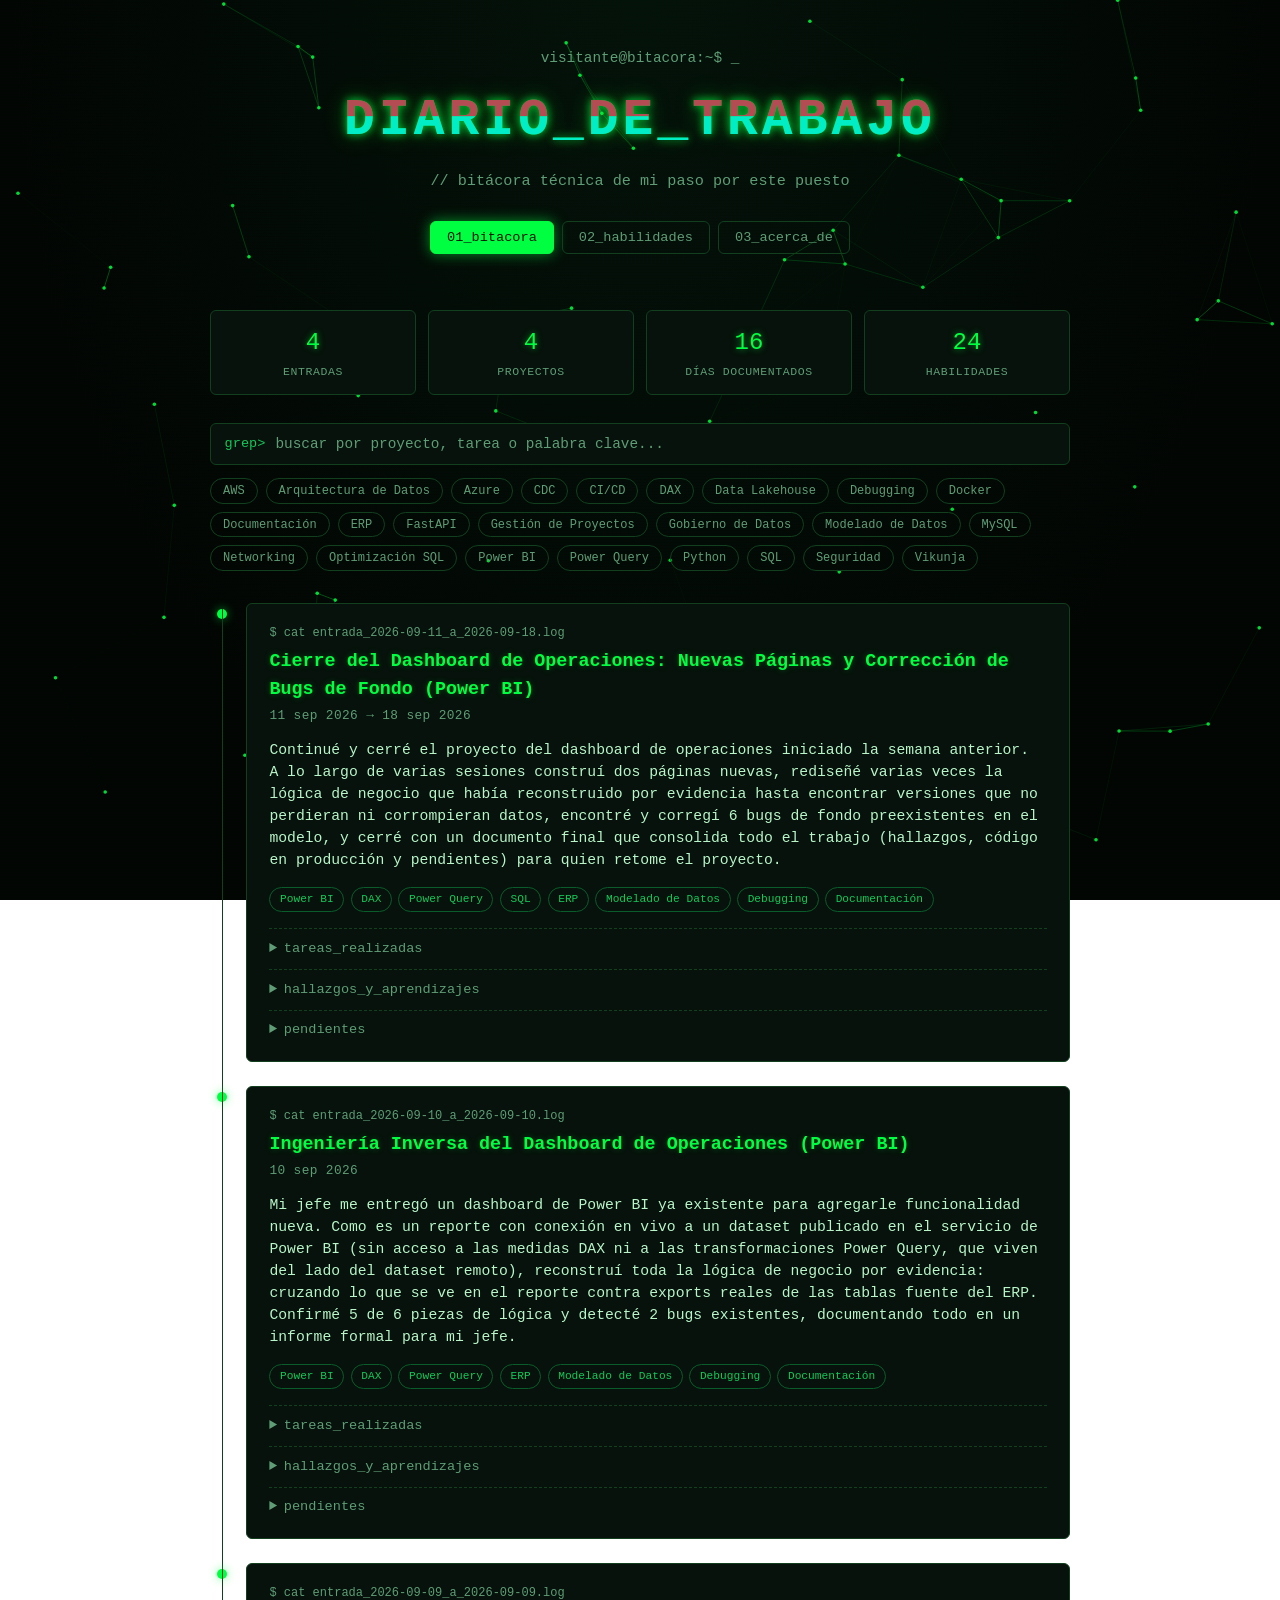
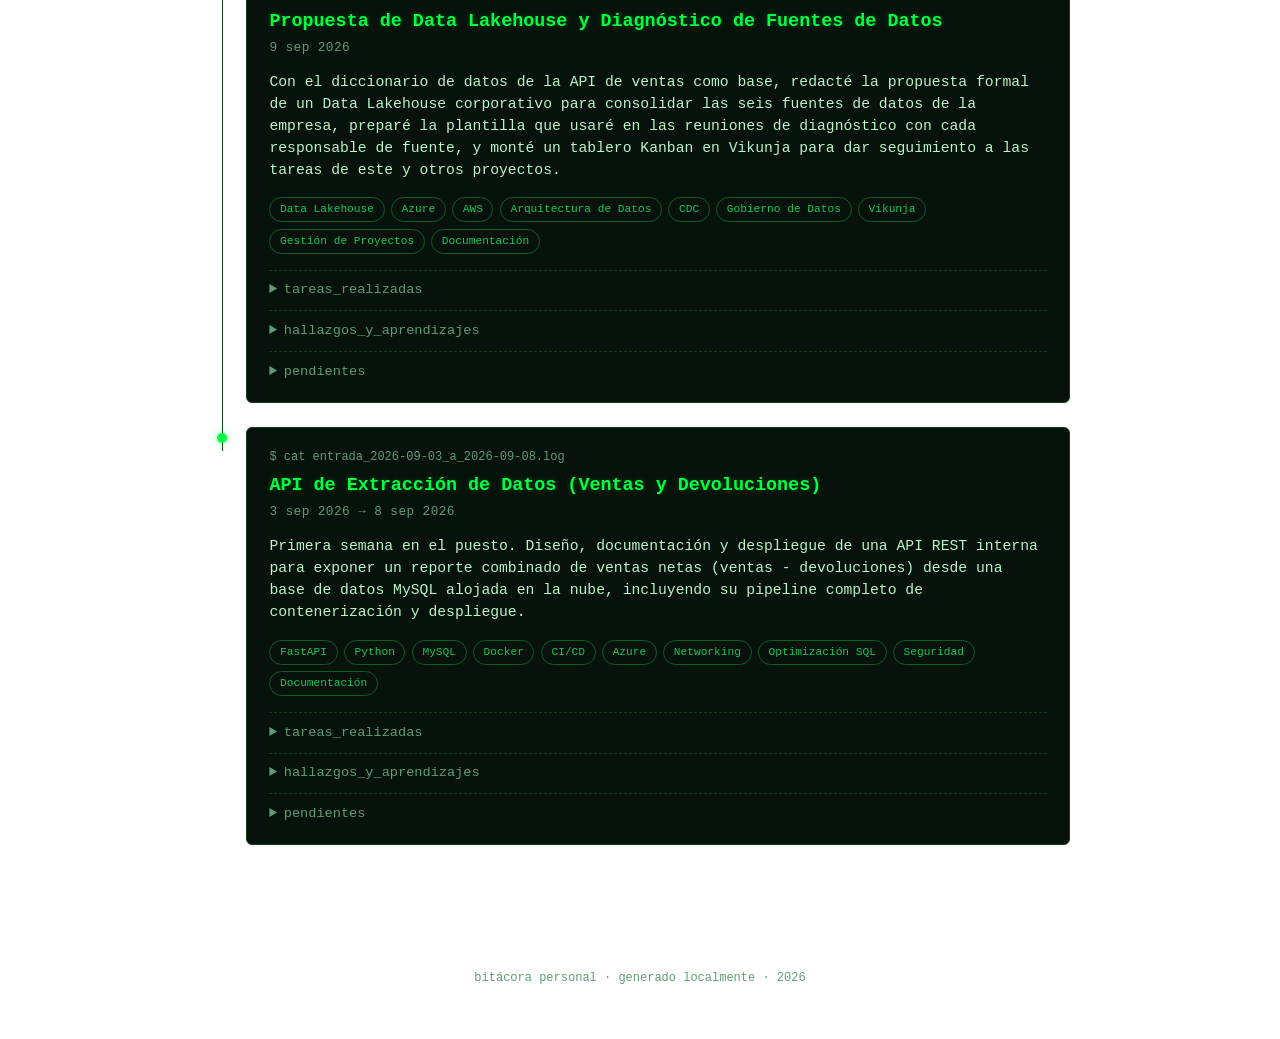
<file: index.html>
<!DOCTYPE html>
<html lang="es">
<head>
<meta charset="UTF-8">
<meta name="viewport" content="width=device-width, initial-scale=1.0">
<title>Diario de Trabajo</title>
<link rel="stylesheet" href="css/style.css">
</head>
<body>

  <canvas id="neural-bg" aria-hidden="true"></canvas>

  <div class="scanlines" aria-hidden="true"></div>

  <header class="site-header">
    <div class="header-inner">
      <p class="prompt-line">visitante@bitacora:~$ <span class="cursor">_</span></p>
      <h1 class="glitch" data-text="DIARIO_DE_TRABAJO">DIARIO_DE_TRABAJO</h1>
      <p id="header-subtitle" class="subtitle">// bitácora técnica de mi paso por este puesto</p>
    </div>

    <nav class="tabs" aria-label="Secciones">
      <button class="tab-btn is-active" data-tab="bitacora" type="button">01_bitacora</button>
      <button class="tab-btn" data-tab="habilidades" type="button">02_habilidades</button>
      <button class="tab-btn" data-tab="acerca" type="button">03_acerca_de</button>
    </nav>
  </header>

  <main class="content">

    <!-- ===================== TAB: BITACORA ===================== -->
    <section id="tab-bitacora" class="tab-panel is-active" aria-labelledby="tab-btn-bitacora">

      <div id="stats-bar" class="stats-bar" role="group" aria-label="Estadísticas generales"></div>

      <div class="toolbar">
        <div class="search-box">
          <span class="search-icon">grep&gt;</span>
          <input type="search" id="search-input" placeholder="buscar por proyecto, tarea o palabra clave..." autocomplete="off">
        </div>
        <div class="tag-filters" id="tag-filters" role="group" aria-label="Filtrar por etiqueta"></div>
      </div>

      <ol id="timeline" class="timeline"></ol>

      <p id="empty-state" class="empty-state" hidden>// sin resultados para ese filtro. intenta con otro término.</p>
    </section>

    <!-- ===================== TAB: HABILIDADES ===================== -->
    <section id="tab-habilidades" class="tab-panel" aria-labelledby="tab-btn-habilidades">
      <h2 class="section-title">// stack acumulado</h2>
      <p class="section-hint">Frecuencia de cada tecnología/habilidad a lo largo de la bitácora — se actualiza sola conforme agregas entradas.</p>
      <div id="skills-grid" class="skills-grid"></div>
    </section>

    <!-- ===================== TAB: ACERCA DE ===================== -->
    <section id="tab-acerca" class="tab-panel" aria-labelledby="tab-btn-acerca">
      <h2 class="section-title">// acerca de este registro</h2>
      <div id="about-card" class="about-card"></div>
    </section>

  </main>

  <footer class="site-footer">
    <p>bitácora personal · generado localmente · <span id="footer-year"></span></p>
  </footer>

  <template id="entry-template">
    <li class="entry">
      <div class="entry-rail" aria-hidden="true"><span class="entry-dot"></span></div>
      <article class="entry-card">
        <header class="entry-head">
          <p class="entry-cmd">$ cat entrada_<span class="entry-range"></span>.log</p>
          <h3 class="entry-project"></h3>
          <p class="entry-dates"></p>
        </header>
        <p class="entry-summary"></p>
        <ul class="entry-tags" aria-label="Etiquetas"></ul>

        <details class="entry-details">
          <summary>tareas_realizadas</summary>
          <ul class="entry-tasks"></ul>
        </details>

        <details class="entry-details entry-findings-block">
          <summary>hallazgos_y_aprendizajes</summary>
          <ul class="entry-findings"></ul>
        </details>

        <details class="entry-details entry-pending-block">
          <summary>pendientes</summary>
          <ul class="entry-pending"></ul>
        </details>
      </article>
    </li>
  </template>

  <script src="js/entries-data.js"></script>
  <script src="js/neural-network.js"></script>
  <script src="js/app.js"></script>
</body>
</html>
</file>
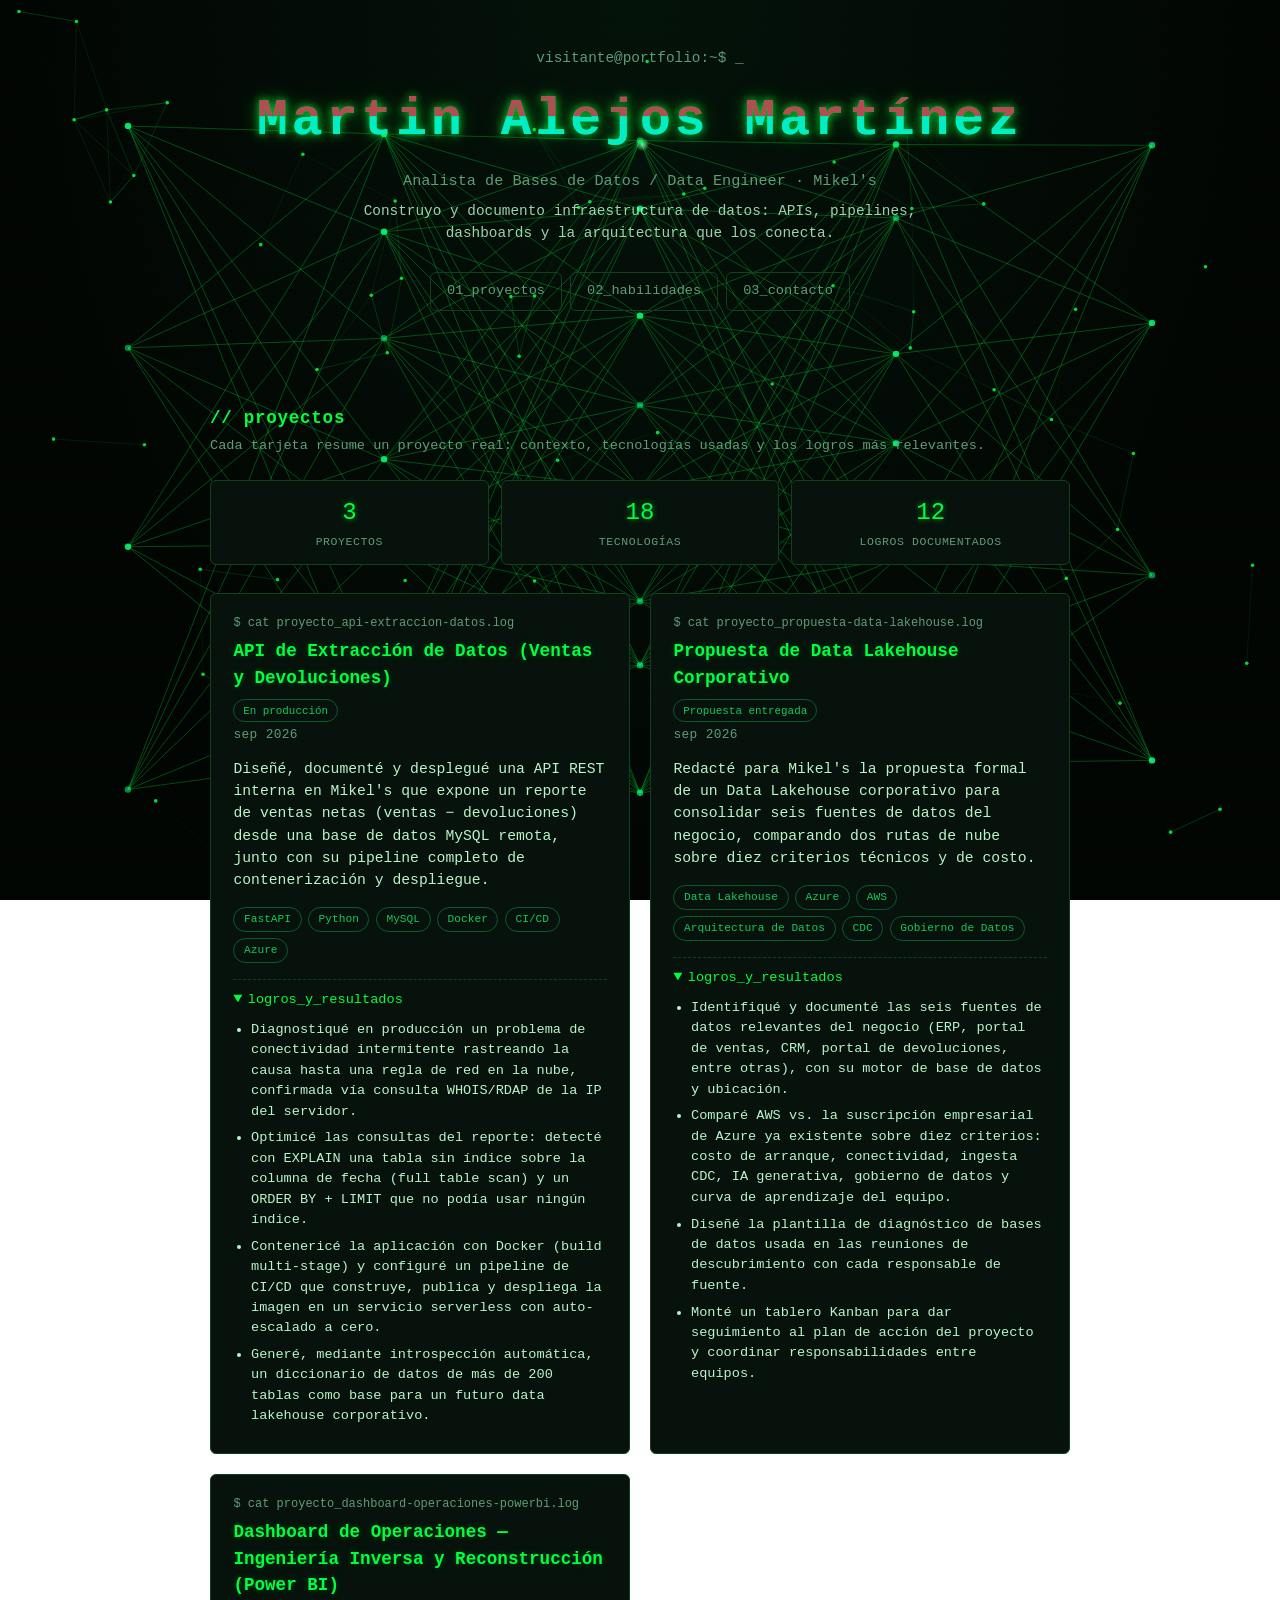
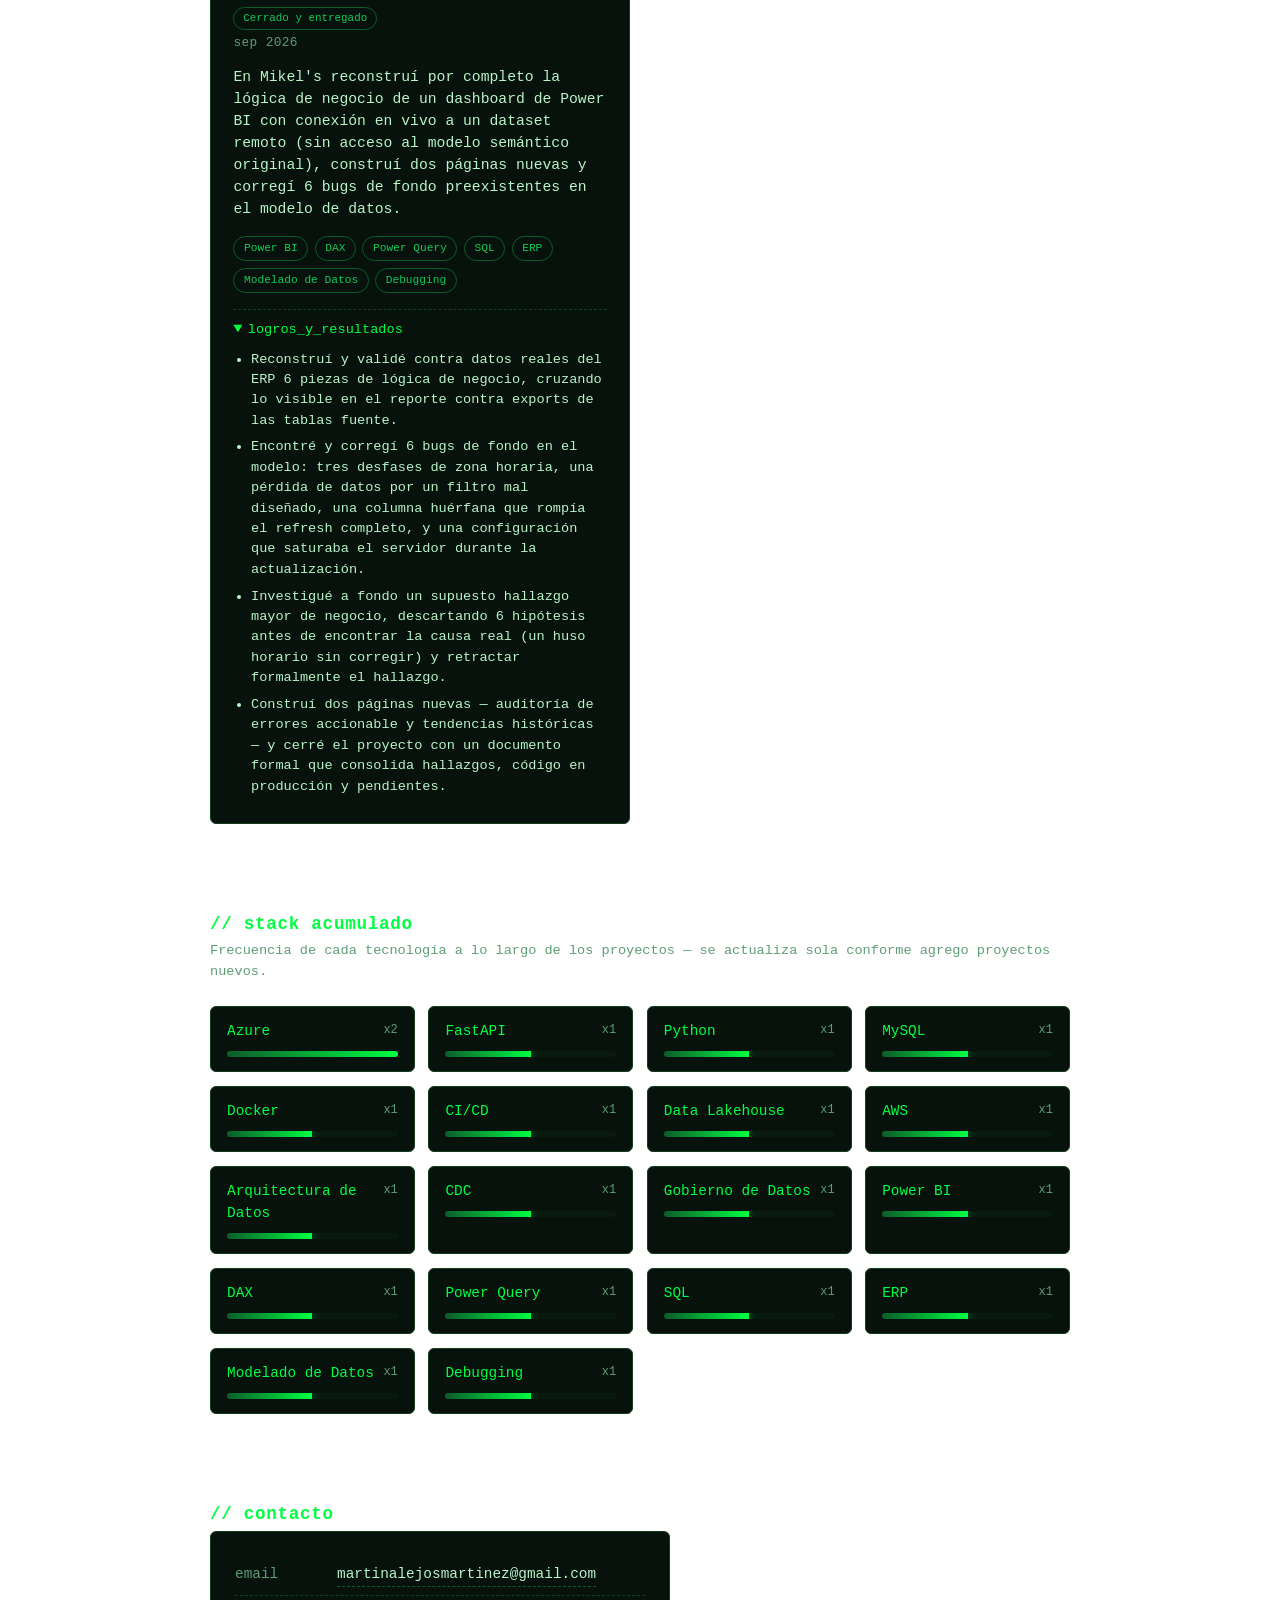
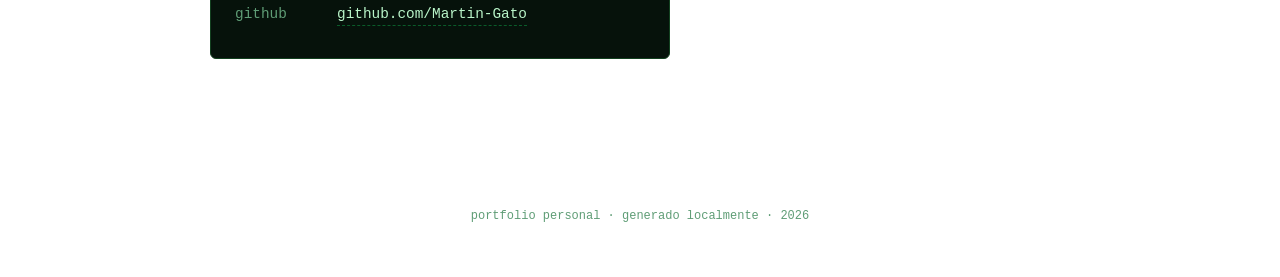
<file: portfolio/index.html>
<!DOCTYPE html>
<html lang="es">
<head>
<meta charset="UTF-8">
<meta name="viewport" content="width=device-width, initial-scale=1.0">
<title>Portfolio — Martin Alejos Martínez</title>
<link rel="stylesheet" href="css/style.css">
</head>
<body>

  <canvas id="neural-bg" aria-hidden="true"></canvas>

  <div class="scanlines" aria-hidden="true"></div>

  <header class="site-header">
    <div class="header-inner">
      <p class="prompt-line">visitante@portfolio:~$ <span class="cursor">_</span></p>
      <h1 class="glitch" data-text="PORTFOLIO" id="hero-name">PORTFOLIO</h1>
      <p id="hero-role" class="subtitle"></p>
      <p id="hero-tagline" class="tagline"></p>
    </div>

    <nav class="tabs" aria-label="Secciones">
      <a class="tab-btn" href="#proyectos">01_proyectos</a>
      <a class="tab-btn" href="#habilidades">02_habilidades</a>
      <a class="tab-btn" href="#contacto">03_contacto</a>
    </nav>
  </header>

  <main class="content">

    <!-- ===================== PROYECTOS ===================== -->
    <section id="proyectos" class="page-section">
      <h2 class="section-title">// proyectos</h2>
      <p class="section-hint">Cada tarjeta resume un proyecto real: contexto, tecnologías usadas y los logros más relevantes.</p>

      <div id="stats-bar" class="stats-bar" role="group" aria-label="Estadísticas generales"></div>

      <div id="projects-grid" class="projects-grid"></div>
    </section>

    <!-- ===================== HABILIDADES ===================== -->
    <section id="habilidades" class="page-section">
      <h2 class="section-title">// stack acumulado</h2>
      <p class="section-hint">Frecuencia de cada tecnología a lo largo de los proyectos — se actualiza sola conforme agrego proyectos nuevos.</p>
      <div id="skills-grid" class="skills-grid"></div>
    </section>

    <!-- ===================== CONTACTO ===================== -->
    <section id="contacto" class="page-section">
      <h2 class="section-title">// contacto</h2>
      <div class="contact-card">
        <div class="about-row">
          <span class="about-key">email</span>
          <a id="contact-email" class="about-value contact-link" href="#"></a>
        </div>
        <div class="about-row">
          <span class="about-key">github</span>
          <a id="contact-github" class="about-value contact-link" href="#" target="_blank" rel="noopener noreferrer"></a>
        </div>
      </div>
    </section>

  </main>

  <footer class="site-footer">
    <p>portfolio personal · generado localmente · <span id="footer-year"></span></p>
  </footer>

  <template id="project-template">
    <article class="project-card">
      <header class="project-head">
        <p class="project-cmd"></p>
        <div class="project-title-row">
          <h3 class="project-title"></h3>
          <span class="project-status"></span>
        </div>
        <p class="project-period"></p>
      </header>
      <p class="project-summary"></p>
      <ul class="project-stack" aria-label="Tecnologías"></ul>
      <details class="project-details" open>
        <summary>logros_y_resultados</summary>
        <ul class="project-highlights"></ul>
      </details>
    </article>
  </template>

  <script src="js/projects-data.js"></script>
  <script src="js/neural-network.js"></script>
  <script src="js/app.js"></script>
</body>
</html>
</file>
<file: css/style.css>
/* =========================================================
   DIARIO_DE_TRABAJO — tema Matrix (verde/negro)
   ========================================================= */

:root {
  --bg: #030805;
  --bg-panel: #06120b;
  --bg-panel-alt: #081a10;
  --green: #00ff41;
  --green-soft: #12c95b;
  --green-dim: #0a5c2a;
  --green-glow: rgba(0, 255, 65, 0.55);
  --text-main: #b9f5c9;
  --text-muted: #5f9d76;
  --border: #12401f;
  --font-mono: ui-monospace, "Cascadia Code", "Fira Code", "SFMono-Regular",
    Consolas, "Courier New", monospace;
  --radius: 6px;
}

* {
  box-sizing: border-box;
}

html, body {
  margin: 0;
  padding: 0;
  min-height: 100%;
}

/* Nota: el color de fondo NO se pone aquí a propósito. Si html/body tienen
   background-color, el navegador lo usa como "fondo del canvas de la
   página" y lo pinta por debajo de cualquier elemento con z-index negativo
   (ver spec CSS2 sección 14.2) — eso deja invisible el canvas de la red
   neuronal (#neural-bg, z-index:-2) aunque sí esté dibujando. El propio
   canvas cubre toda la pantalla y ya trae su gradiente de fondo. */

body {
  color: var(--text-main);
  font-family: var(--font-mono);
  line-height: 1.5;
  position: relative;
  overflow-x: hidden;
}

/* ---------- fondo: canvas de red neuronal ---------- */

#neural-bg {
  position: fixed;
  inset: 0;
  width: 100%;
  height: 100%;
  z-index: -2;
  display: block;
  background: radial-gradient(ellipse at 50% 0%, #04120a 0%, #020503 70%);
}

.scanlines {
  position: fixed;
  inset: 0;
  z-index: -1;
  pointer-events: none;
  background: repeating-linear-gradient(
    to bottom,
    rgba(0, 255, 65, 0.035) 0px,
    rgba(0, 255, 65, 0.035) 1px,
    transparent 2px,
    transparent 3px
  );
  mix-blend-mode: overlay;
}

/* ---------- layout ---------- */

.site-header {
  text-align: center;
  padding: 3rem 1rem 1.5rem;
}

.header-inner {
  max-width: 900px;
  margin: 0 auto;
}

.prompt-line {
  color: var(--text-muted);
  margin: 0 0 0.75rem;
  font-size: 0.9rem;
}

.cursor {
  animation: blink 1s steps(1) infinite;
}

@keyframes blink {
  50% { opacity: 0; }
}

h1.glitch {
  font-size: clamp(1.8rem, 6vw, 3.2rem);
  letter-spacing: 0.08em;
  margin: 0;
  color: var(--green);
  text-shadow: 0 0 8px var(--green-glow), 0 0 24px rgba(0, 255, 65, 0.25);
  position: relative;
}

h1.glitch::before,
h1.glitch::after {
  content: attr(data-text);
  position: absolute;
  left: 0;
  right: 0;
  top: 0;
  opacity: 0.7;
}

h1.glitch::before {
  color: #ff005c;
  animation: glitch-shift 6s infinite linear alternate-reverse;
  clip-path: inset(0 0 55% 0);
}

h1.glitch::after {
  color: #00e5ff;
  animation: glitch-shift 5s infinite linear alternate-reverse;
  clip-path: inset(45% 0 0 0);
}

@keyframes glitch-shift {
  0%   { transform: translate(0, 0); }
  20%  { transform: translate(-2px, 1px); }
  40%  { transform: translate(2px, -1px); }
  60%  { transform: translate(-1px, -1px); }
  80%  { transform: translate(1px, 1px); }
  100% { transform: translate(0, 0); }
}

.subtitle {
  color: var(--text-muted);
  margin: 0.75rem 0 0;
  font-size: 0.95rem;
}

/* ---------- tabs ---------- */

.tabs {
  display: flex;
  justify-content: center;
  gap: 0.5rem;
  flex-wrap: wrap;
  margin-top: 1.75rem;
}

.tab-btn {
  font-family: var(--font-mono);
  background: transparent;
  border: 1px solid var(--border);
  color: var(--text-muted);
  padding: 0.5rem 1rem;
  border-radius: var(--radius);
  cursor: pointer;
  font-size: 0.85rem;
  transition: all 0.15s ease;
}

.tab-btn:hover {
  color: var(--green);
  border-color: var(--green-dim);
}

.tab-btn.is-active {
  color: #00140a;
  background: var(--green);
  border-color: var(--green);
  box-shadow: 0 0 14px var(--green-glow);
}

/* ---------- content ---------- */

.content {
  max-width: 900px;
  margin: 0 auto;
  padding: 2rem 1.25rem 4rem;
}

.tab-panel {
  display: none;
}

.tab-panel.is-active {
  display: block;
  animation: fade-in 0.25s ease;
}

@keyframes fade-in {
  from { opacity: 0; transform: translateY(4px); }
  to { opacity: 1; transform: translateY(0); }
}

.section-title {
  color: var(--green);
  font-size: 1.1rem;
  letter-spacing: 0.04em;
  margin-bottom: 0.25rem;
}

.section-hint {
  color: var(--text-muted);
  font-size: 0.85rem;
  margin-top: 0;
  margin-bottom: 1.5rem;
}

/* ---------- stats bar ---------- */

.stats-bar {
  display: grid;
  grid-template-columns: repeat(auto-fit, minmax(140px, 1fr));
  gap: 0.75rem;
  margin-bottom: 1.75rem;
}

.stat-box {
  background: var(--bg-panel);
  border: 1px solid var(--border);
  border-radius: var(--radius);
  padding: 0.85rem 1rem;
  text-align: center;
}

.stat-box .stat-value {
  display: block;
  font-size: 1.5rem;
  color: var(--green);
  text-shadow: 0 0 6px var(--green-glow);
}

.stat-box .stat-label {
  display: block;
  font-size: 0.72rem;
  color: var(--text-muted);
  text-transform: uppercase;
  letter-spacing: 0.05em;
  margin-top: 0.15rem;
}

/* ---------- toolbar: buscador + tags ---------- */

.toolbar {
  display: flex;
  flex-direction: column;
  gap: 0.85rem;
  margin-bottom: 2rem;
}

.search-box {
  display: flex;
  align-items: center;
  gap: 0.5rem;
  background: var(--bg-panel);
  border: 1px solid var(--border);
  border-radius: var(--radius);
  padding: 0.6rem 0.85rem;
}

.search-icon {
  color: var(--green-soft);
  font-size: 0.85rem;
  white-space: nowrap;
}

#search-input {
  flex: 1;
  background: transparent;
  border: none;
  outline: none;
  color: var(--text-main);
  font-family: var(--font-mono);
  font-size: 0.9rem;
}

#search-input::placeholder {
  color: var(--text-muted);
}

.tag-filters {
  display: flex;
  flex-wrap: wrap;
  gap: 0.5rem;
}

.tag-chip {
  font-family: var(--font-mono);
  font-size: 0.75rem;
  background: transparent;
  color: var(--text-muted);
  border: 1px solid var(--border);
  border-radius: 999px;
  padding: 0.3rem 0.75rem;
  cursor: pointer;
  transition: all 0.15s ease;
}

.tag-chip:hover {
  border-color: var(--green-dim);
  color: var(--text-main);
}

.tag-chip.is-active {
  background: var(--green-dim);
  border-color: var(--green);
  color: var(--text-main);
}

/* ---------- timeline ---------- */

.timeline {
  list-style: none;
  margin: 0;
  padding: 0;
  position: relative;
}

.entry {
  display: grid;
  grid-template-columns: 24px 1fr;
  gap: 0.75rem;
}

.entry-rail {
  position: relative;
  display: flex;
  justify-content: center;
}

.entry-rail::before {
  content: "";
  position: absolute;
  top: 6px;
  bottom: -1.5rem;
  width: 1px;
  background: var(--border);
}

.entry:last-child .entry-rail::before {
  display: none;
}

.entry-dot {
  width: 10px;
  height: 10px;
  border-radius: 50%;
  background: var(--green);
  box-shadow: 0 0 10px var(--green-glow);
  margin-top: 6px;
}

.entry-card {
  background: var(--bg-panel);
  border: 1px solid var(--border);
  border-radius: var(--radius);
  padding: 1.25rem 1.4rem;
  margin-bottom: 1.5rem;
  transition: border-color 0.2s ease, transform 0.2s ease;
}

.entry-card:hover {
  border-color: var(--green-dim);
  transform: translateY(-2px);
}

.entry-cmd {
  color: var(--text-muted);
  font-size: 0.75rem;
  margin: 0 0 0.4rem;
}

.entry-project {
  margin: 0 0 0.15rem;
  color: var(--green);
  font-size: 1.15rem;
  text-shadow: 0 0 6px rgba(0, 255, 65, 0.25);
}

.entry-dates {
  margin: 0 0 0.85rem;
  color: var(--text-muted);
  font-size: 0.8rem;
  letter-spacing: 0.03em;
}

.entry-summary {
  margin: 0 0 1rem;
  font-size: 0.92rem;
}

.entry-tags {
  list-style: none;
  display: flex;
  flex-wrap: wrap;
  gap: 0.4rem;
  padding: 0;
  margin: 0 0 1rem;
}

.entry-tags li {
  font-size: 0.7rem;
  color: var(--green-soft);
  border: 1px solid var(--green-dim);
  border-radius: 999px;
  padding: 0.2rem 0.6rem;
}

.entry-details {
  border-top: 1px dashed var(--border);
  padding-top: 0.6rem;
  margin-top: 0.6rem;
  font-size: 0.85rem;
}

.entry-details summary {
  cursor: pointer;
  color: var(--text-muted);
  user-select: none;
}

.entry-details summary:hover {
  color: var(--green);
}

.entry-details[open] summary {
  color: var(--green);
}

.entry-details ul {
  margin: 0.6rem 0 0.2rem;
  padding-left: 1.1rem;
}

.entry-details li {
  margin-bottom: 0.4rem;
}

.entry-findings-block[open] summary,
.entry-pending-block[open] summary {
  color: var(--green);
}

/* ---------- empty state ---------- */

.empty-state {
  text-align: center;
  color: var(--text-muted);
  padding: 2rem 1rem;
}

/* ---------- skills grid ---------- */

.skills-grid {
  display: grid;
  grid-template-columns: repeat(auto-fill, minmax(200px, 1fr));
  gap: 0.85rem;
}

.skill-card {
  background: var(--bg-panel);
  border: 1px solid var(--border);
  border-radius: var(--radius);
  padding: 0.9rem 1rem;
}

.skill-name {
  color: var(--green);
  font-size: 0.9rem;
  margin-bottom: 0.5rem;
  display: flex;
  justify-content: space-between;
}

.skill-count {
  color: var(--text-muted);
  font-size: 0.75rem;
}

.skill-bar-track {
  height: 6px;
  background: var(--bg-panel-alt);
  border-radius: 999px;
  overflow: hidden;
}

.skill-bar-fill {
  height: 100%;
  background: linear-gradient(90deg, var(--green-dim), var(--green));
  box-shadow: 0 0 8px var(--green-glow);
}

/* ---------- about card ---------- */

.about-card {
  background: var(--bg-panel);
  border: 1px solid var(--border);
  border-radius: var(--radius);
  padding: 1.5rem;
}

.about-row {
  display: flex;
  gap: 0.75rem;
  padding: 0.5rem 0;
  border-bottom: 1px dashed var(--border);
  font-size: 0.9rem;
}

.about-row:last-child {
  border-bottom: none;
}

.about-key {
  color: var(--text-muted);
  min-width: 140px;
}

.about-value {
  color: var(--text-main);
}

/* ---------- footer ---------- */

.site-footer {
  text-align: center;
  color: var(--text-muted);
  font-size: 0.75rem;
  padding: 1.5rem 1rem 2.5rem;
}

/* ---------- responsive ---------- */

@media (max-width: 560px) {
  .entry-card {
    padding: 1rem;
  }
  .about-row {
    flex-direction: column;
    gap: 0.15rem;
  }
  .about-key {
    min-width: 0;
  }
}

/* ---------- reduced motion ---------- */

@media (prefers-reduced-motion: reduce) {
  .cursor,
  h1.glitch::before,
  h1.glitch::after {
    animation: none;
  }
}
</file>
<file: portfolio/css/style.css>
/* =========================================================
   PORTFOLIO — tema Matrix (verde/negro), mismo estilo que el Diario
   ========================================================= */

:root {
  --bg: #030805;
  --bg-panel: #06120b;
  --bg-panel-alt: #081a10;
  --green: #00ff41;
  --green-soft: #12c95b;
  --green-dim: #0a5c2a;
  --green-glow: rgba(0, 255, 65, 0.55);
  --text-main: #b9f5c9;
  --text-muted: #5f9d76;
  --border: #12401f;
  --font-mono: ui-monospace, "Cascadia Code", "Fira Code", "SFMono-Regular",
    Consolas, "Courier New", monospace;
  --radius: 6px;
}

* {
  box-sizing: border-box;
}

html {
  scroll-behavior: smooth;
}

html, body {
  margin: 0;
  padding: 0;
  min-height: 100%;
}

/* Nota: el color de fondo NO se pone aquí a propósito. Si html/body tienen
   background-color, el navegador lo usa como "fondo del canvas de la
   página" y lo pinta por debajo de cualquier elemento con z-index negativo
   (ver spec CSS2 sección 14.2) — eso deja invisible el canvas de la red
   neuronal (#neural-bg, z-index:-2) aunque sí esté dibujando. El propio
   canvas cubre toda la pantalla y ya trae su gradiente de fondo. */

body {
  color: var(--text-main);
  font-family: var(--font-mono);
  line-height: 1.5;
  position: relative;
  overflow-x: hidden;
}

/* ---------- fondo: canvas de red neuronal ---------- */

#neural-bg {
  position: fixed;
  inset: 0;
  width: 100%;
  height: 100%;
  z-index: -2;
  display: block;
  background: radial-gradient(ellipse at 50% 0%, #04120a 0%, #020503 70%);
}

.scanlines {
  position: fixed;
  inset: 0;
  z-index: -1;
  pointer-events: none;
  background: repeating-linear-gradient(
    to bottom,
    rgba(0, 255, 65, 0.035) 0px,
    rgba(0, 255, 65, 0.035) 1px,
    transparent 2px,
    transparent 3px
  );
  mix-blend-mode: overlay;
}

/* ---------- header / hero ---------- */

.site-header {
  text-align: center;
  padding: 3rem 1rem 1.5rem;
}

.header-inner {
  max-width: 900px;
  margin: 0 auto;
}

.prompt-line {
  color: var(--text-muted);
  margin: 0 0 0.75rem;
  font-size: 0.9rem;
}

.cursor {
  animation: blink 1s steps(1) infinite;
}

@keyframes blink {
  50% { opacity: 0; }
}

h1.glitch {
  font-size: clamp(1.8rem, 6vw, 3.2rem);
  letter-spacing: 0.08em;
  margin: 0;
  color: var(--green);
  text-shadow: 0 0 8px var(--green-glow), 0 0 24px rgba(0, 255, 65, 0.25);
  position: relative;
}

h1.glitch::before,
h1.glitch::after {
  content: attr(data-text);
  position: absolute;
  left: 0;
  right: 0;
  top: 0;
  opacity: 0.7;
}

h1.glitch::before {
  color: #ff005c;
  animation: glitch-shift 6s infinite linear alternate-reverse;
  clip-path: inset(0 0 55% 0);
}

h1.glitch::after {
  color: #00e5ff;
  animation: glitch-shift 5s infinite linear alternate-reverse;
  clip-path: inset(45% 0 0 0);
}

@keyframes glitch-shift {
  0%   { transform: translate(0, 0); }
  20%  { transform: translate(-2px, 1px); }
  40%  { transform: translate(2px, -1px); }
  60%  { transform: translate(-1px, -1px); }
  80%  { transform: translate(1px, 1px); }
  100% { transform: translate(0, 0); }
}

.subtitle {
  color: var(--text-muted);
  margin: 0.75rem 0 0;
  font-size: 0.95rem;
}

.tagline {
  color: var(--text-main);
  max-width: 560px;
  margin: 0.5rem auto 0;
  font-size: 0.9rem;
  opacity: 0.85;
}

/* ---------- nav ---------- */

.tabs {
  display: flex;
  justify-content: center;
  gap: 0.5rem;
  flex-wrap: wrap;
  margin-top: 1.75rem;
}

.tab-btn {
  font-family: var(--font-mono);
  text-decoration: none;
  background: transparent;
  border: 1px solid var(--border);
  color: var(--text-muted);
  padding: 0.5rem 1rem;
  border-radius: var(--radius);
  cursor: pointer;
  font-size: 0.85rem;
  transition: all 0.15s ease;
}

.tab-btn:hover {
  color: var(--green);
  border-color: var(--green-dim);
}

/* ---------- content ---------- */

.content {
  max-width: 900px;
  margin: 0 auto;
  padding: 2rem 1.25rem 4rem;
}

.page-section {
  padding-top: 1.5rem;
  margin-bottom: 3rem;
  scroll-margin-top: 1.5rem;
}

.section-title {
  color: var(--green);
  font-size: 1.1rem;
  letter-spacing: 0.04em;
  margin-bottom: 0.25rem;
}

.section-hint {
  color: var(--text-muted);
  font-size: 0.85rem;
  margin-top: 0;
  margin-bottom: 1.5rem;
}

/* ---------- stats bar ---------- */

.stats-bar {
  display: grid;
  grid-template-columns: repeat(auto-fit, minmax(140px, 1fr));
  gap: 0.75rem;
  margin-bottom: 1.75rem;
}

.stat-box {
  background: var(--bg-panel);
  border: 1px solid var(--border);
  border-radius: var(--radius);
  padding: 0.85rem 1rem;
  text-align: center;
}

.stat-box .stat-value {
  display: block;
  font-size: 1.5rem;
  color: var(--green);
  text-shadow: 0 0 6px var(--green-glow);
}

.stat-box .stat-label {
  display: block;
  font-size: 0.72rem;
  color: var(--text-muted);
  text-transform: uppercase;
  letter-spacing: 0.05em;
  margin-top: 0.15rem;
}

/* ---------- proyectos ---------- */

.projects-grid {
  display: grid;
  grid-template-columns: repeat(auto-fit, minmax(280px, 1fr));
  gap: 1.25rem;
}

.project-card {
  background: var(--bg-panel);
  border: 1px solid var(--border);
  border-radius: var(--radius);
  padding: 1.25rem 1.4rem;
  transition: border-color 0.2s ease, transform 0.2s ease;
}

.project-card:hover {
  border-color: var(--green-dim);
  transform: translateY(-2px);
}

.project-cmd {
  color: var(--text-muted);
  font-size: 0.75rem;
  margin: 0 0 0.4rem;
}

.project-title-row {
  display: flex;
  align-items: baseline;
  justify-content: space-between;
  gap: 0.5rem;
  flex-wrap: wrap;
}

.project-title {
  margin: 0;
  color: var(--green);
  font-size: 1.1rem;
  text-shadow: 0 0 6px rgba(0, 255, 65, 0.25);
}

.project-status {
  font-size: 0.68rem;
  color: var(--green-soft);
  border: 1px solid var(--green-dim);
  border-radius: 999px;
  padding: 0.15rem 0.55rem;
  white-space: nowrap;
}

.project-period {
  margin: 0.2rem 0 0.85rem;
  color: var(--text-muted);
  font-size: 0.8rem;
  letter-spacing: 0.03em;
}

.project-summary {
  margin: 0 0 1rem;
  font-size: 0.92rem;
}

.project-stack {
  list-style: none;
  display: flex;
  flex-wrap: wrap;
  gap: 0.4rem;
  padding: 0;
  margin: 0 0 1rem;
}

.project-stack li {
  font-size: 0.7rem;
  color: var(--green-soft);
  border: 1px solid var(--green-dim);
  border-radius: 999px;
  padding: 0.2rem 0.6rem;
}

.project-details {
  border-top: 1px dashed var(--border);
  padding-top: 0.6rem;
  margin-top: 0.6rem;
  font-size: 0.85rem;
}

.project-details summary {
  cursor: pointer;
  color: var(--text-muted);
  user-select: none;
}

.project-details summary:hover,
.project-details[open] summary {
  color: var(--green);
}

.project-details ul {
  margin: 0.6rem 0 0.2rem;
  padding-left: 1.1rem;
}

.project-details li {
  margin-bottom: 0.4rem;
}

/* ---------- skills grid ---------- */

.skills-grid {
  display: grid;
  grid-template-columns: repeat(auto-fill, minmax(200px, 1fr));
  gap: 0.85rem;
}

.skill-card {
  background: var(--bg-panel);
  border: 1px solid var(--border);
  border-radius: var(--radius);
  padding: 0.9rem 1rem;
}

.skill-name {
  color: var(--green);
  font-size: 0.9rem;
  margin-bottom: 0.5rem;
  display: flex;
  justify-content: space-between;
}

.skill-count {
  color: var(--text-muted);
  font-size: 0.75rem;
}

.skill-bar-track {
  height: 6px;
  background: var(--bg-panel-alt);
  border-radius: 999px;
  overflow: hidden;
}

.skill-bar-fill {
  height: 100%;
  background: linear-gradient(90deg, var(--green-dim), var(--green));
  box-shadow: 0 0 8px var(--green-glow);
}

/* ---------- contacto ---------- */

.contact-card {
  background: var(--bg-panel);
  border: 1px solid var(--border);
  border-radius: var(--radius);
  padding: 1.5rem;
  max-width: 460px;
}

.about-row {
  display: flex;
  gap: 0.75rem;
  padding: 0.5rem 0;
  border-bottom: 1px dashed var(--border);
  font-size: 0.9rem;
}

.about-row:last-child {
  border-bottom: none;
}

.about-key {
  color: var(--text-muted);
  min-width: 90px;
}

.contact-link {
  color: var(--text-main);
  text-decoration: none;
  border-bottom: 1px dashed var(--green-dim);
}

.contact-link:hover {
  color: var(--green);
  border-color: var(--green);
}

/* ---------- footer ---------- */

.site-footer {
  text-align: center;
  color: var(--text-muted);
  font-size: 0.75rem;
  padding: 1.5rem 1rem 2.5rem;
}

/* ---------- responsive ---------- */

@media (max-width: 560px) {
  .project-card {
    padding: 1rem;
  }
  .about-row {
    flex-direction: column;
    gap: 0.15rem;
  }
  .about-key {
    min-width: 0;
  }
}

/* ---------- reduced motion ---------- */

@media (prefers-reduced-motion: reduce) {
  html {
    scroll-behavior: auto;
  }
  .cursor,
  h1.glitch::before,
  h1.glitch::after {
    animation: none;
  }
}
</file>
